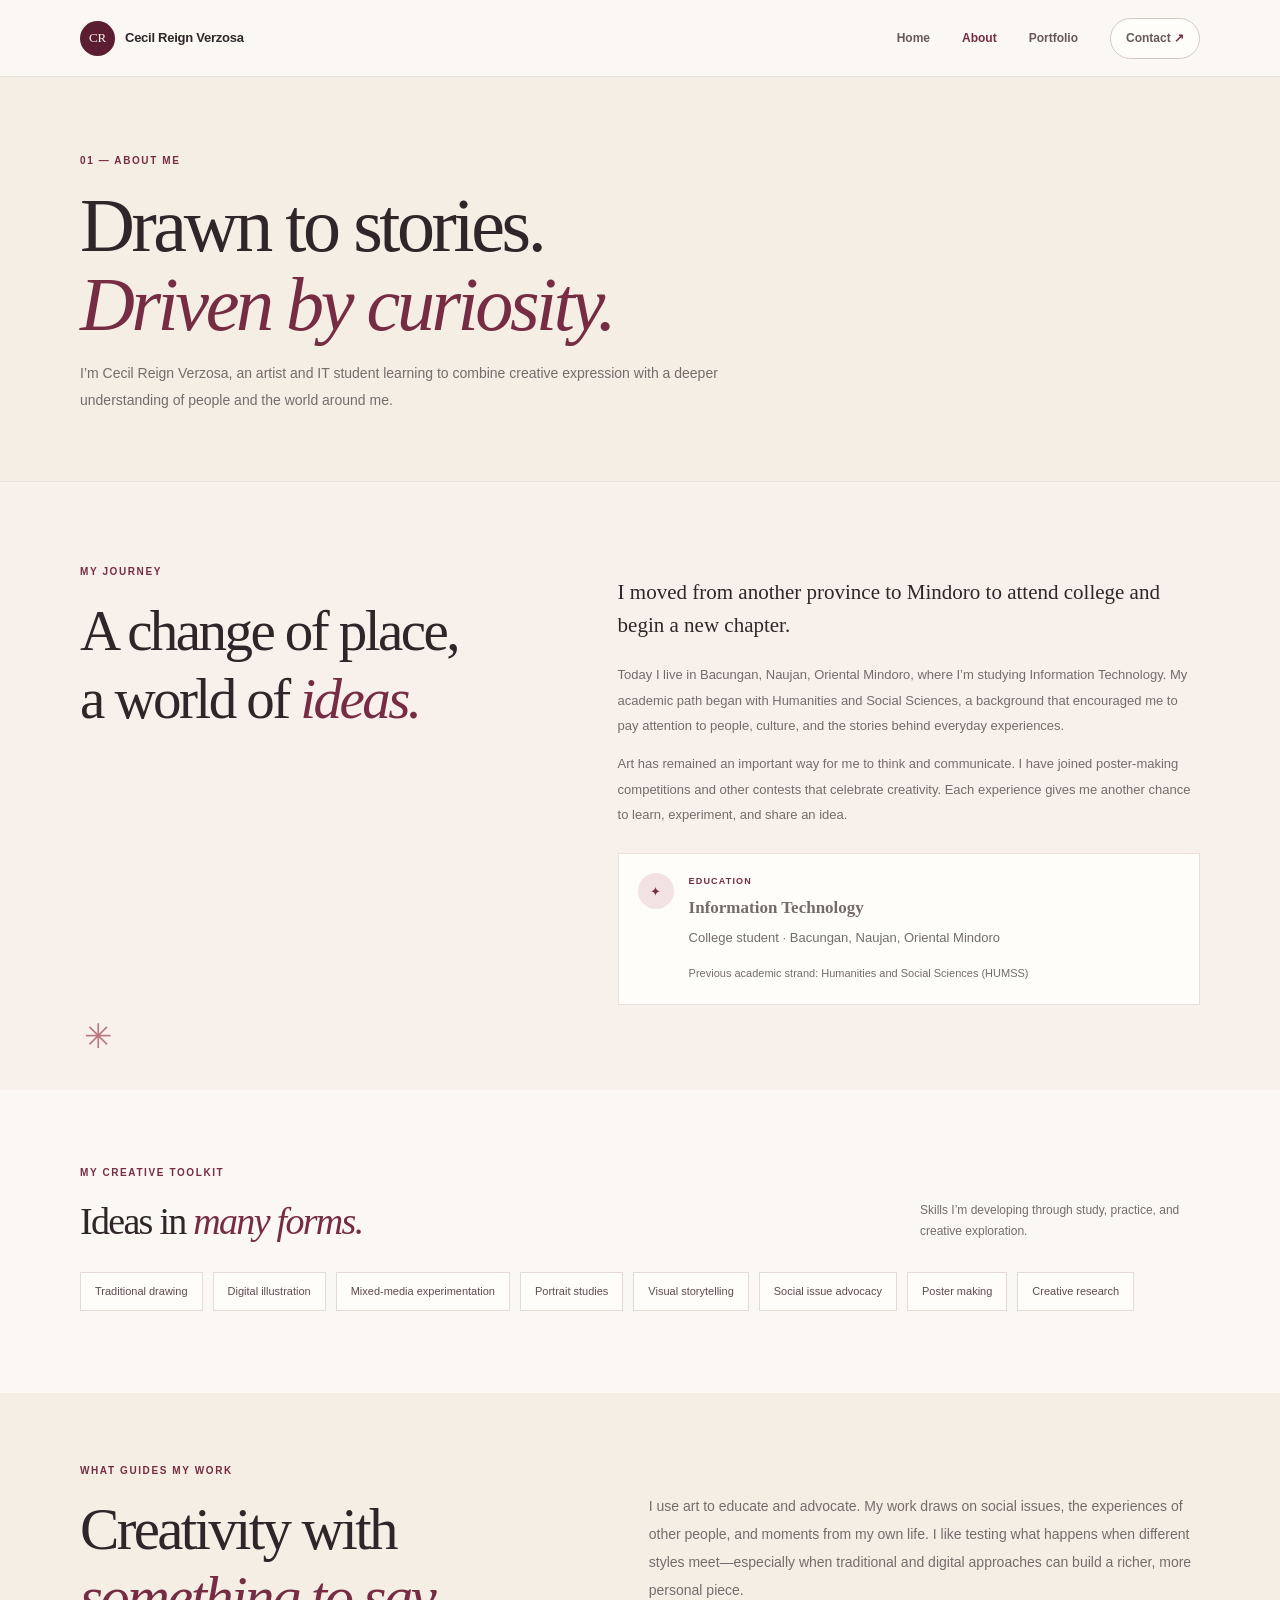
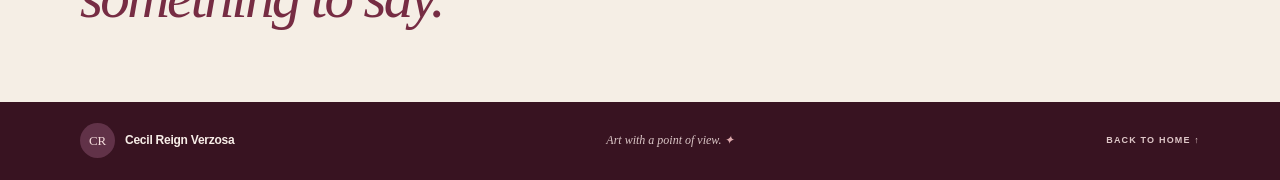
<file: about.html>
<!DOCTYPE html>
<html lang="en">
  <head><meta charset="utf-8" /><meta name="viewport" content="width=device-width, initial-scale=1" /><meta name="description" content="Learn about artist and IT student Cecil Reign Verzosa." /><title>About | Cecil Reign Verzosa</title><link rel="stylesheet" href="style.css" /></head>
  <body>
    <header class="site-header"><nav class="nav wrap" aria-label="Main navigation"><a class="brand" href="index.html"><span class="brand-mark">CR</span><span>Cecil Reign Verzosa</span></a><div class="nav-links"><a href="index.html">Home</a><a class="active" href="about.html">About</a><a href="portfolio.html">Portfolio</a><a class="nav-contact" href="contact.html">Contact <span aria-hidden="true">↗</span></a></div></nav></header>
    <main><section class="page-hero"><div class="wrap"><p class="eyebrow">01 — ABOUT ME</p><h1>Drawn to stories.<br /><em>Driven by curiosity.</em></h1><p class="page-intro">I’m Cecil Reign Verzosa, an artist and IT student learning to combine creative expression with a deeper understanding of people and the world around me.</p></div></section>
      <section class="about-section"><div class="wrap about-grid"><div class="section-heading"><p class="eyebrow">MY JOURNEY</p><h2>A change of place,<br />a world of <em>ideas.</em></h2><div class="heading-flower" aria-hidden="true">✳</div></div><div class="about-copy"><p class="lead">I moved from another province to Mindoro to attend college and begin a new chapter.</p><p>Today I live in Bacungan, Naujan, Oriental Mindoro, where I’m studying Information Technology. My academic path began with Humanities and Social Sciences, a background that encouraged me to pay attention to people, culture, and the stories behind everyday experiences.</p><p>Art has remained an important way for me to think and communicate. I have joined poster-making competitions and other contests that celebrate creativity. Each experience gives me another chance to learn, experiment, and share an idea.</p><div class="education-card"><div class="education-icon" aria-hidden="true">✦</div><div><p class="card-label">EDUCATION</p><h3>Information Technology</h3><p>College student · Bacungan, Naujan, Oriental Mindoro</p><p class="education-note">Previous academic strand: Humanities and Social Sciences (HUMSS)</p></div></div></div></div></section>
      <section class="skills-section wrap"><div class="skills-top"><div><p class="eyebrow">MY CREATIVE TOOLKIT</p><h2>Ideas in <em>many forms.</em></h2></div><p class="skills-note">Skills I’m developing through study, practice, and creative exploration.</p></div><div class="skills-list"><span>Traditional drawing</span><span>Digital illustration</span><span>Mixed-media experimentation</span><span>Portrait studies</span><span>Visual storytelling</span><span>Social issue advocacy</span><span>Poster making</span><span>Creative research</span></div></section>
      <section class="values-band"><div class="wrap values-grid"><div><p class="eyebrow">WHAT GUIDES MY WORK</p><h2>Creativity with<br /><em>something to say.</em></h2></div><p>I use art to educate and advocate. My work draws on social issues, the experiences of other people, and moments from my own life. I like testing what happens when different styles meet—especially when traditional and digital approaches can build a richer, more personal piece.</p></div></section>
    </main><footer class="footer"><div class="wrap footer-inner"><a class="brand" href="index.html"><span class="brand-mark">CR</span><span>Cecil Reign Verzosa</span></a><p>Art with a point of view. <span aria-hidden="true">✦</span></p><a class="back-top" href="index.html">BACK TO HOME ↑</a></div></footer>
  </body>
</html>
</file>
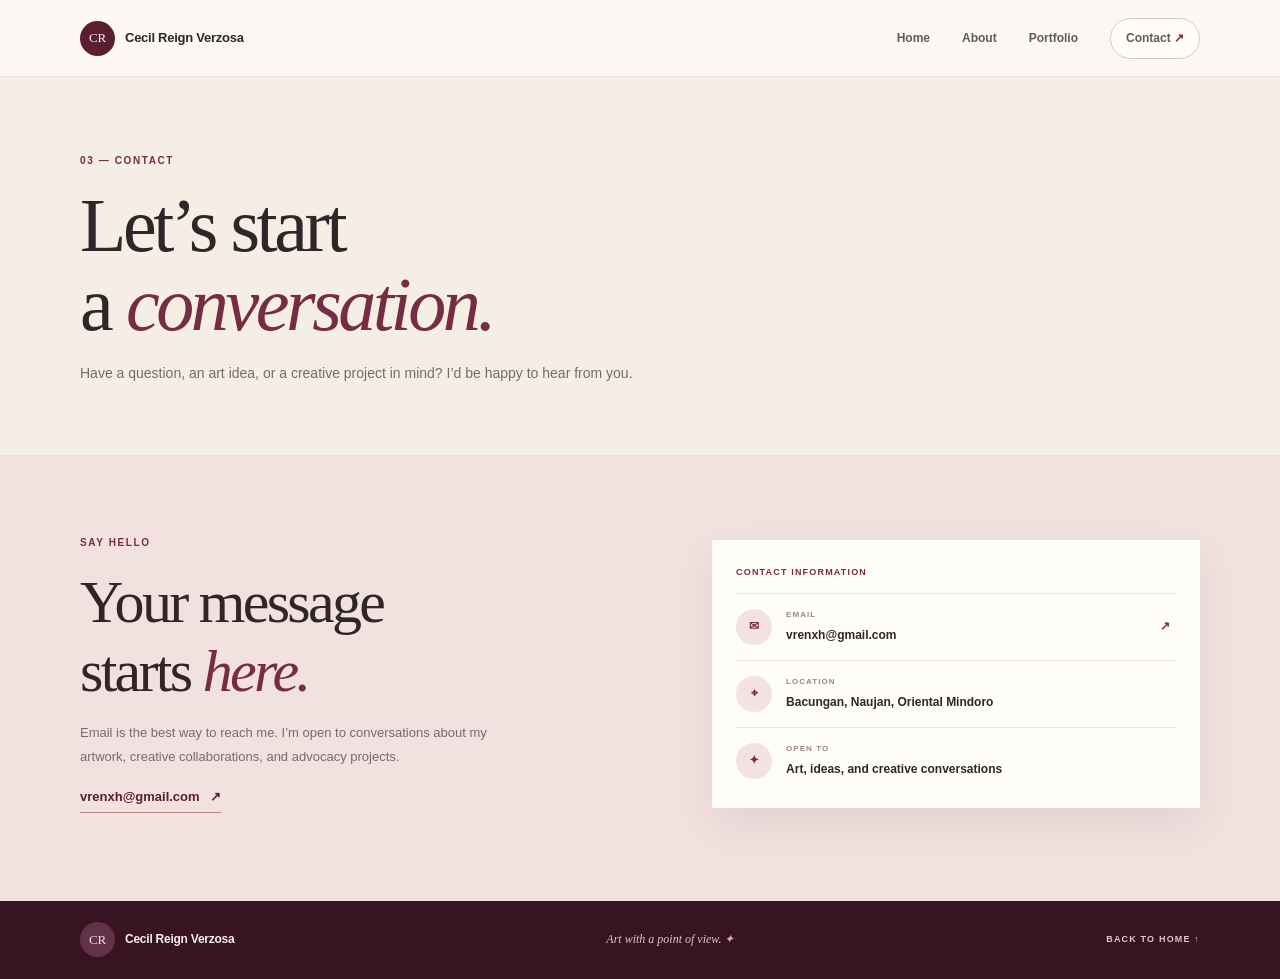
<file: contact.html>
<!DOCTYPE html>
<html lang="en">
  <head><meta charset="utf-8" /><meta name="viewport" content="width=device-width, initial-scale=1" /><meta name="description" content="Contact artist and IT student Cecil Reign Verzosa." /><title>Contact | Cecil Reign Verzosa</title><link rel="stylesheet" href="style.css" /></head>
  <body>
    <header class="site-header"><nav class="nav wrap" aria-label="Main navigation"><a class="brand" href="index.html"><span class="brand-mark">CR</span><span>Cecil Reign Verzosa</span></a><div class="nav-links"><a href="index.html">Home</a><a href="about.html">About</a><a href="portfolio.html">Portfolio</a><a class="nav-contact active" href="contact.html">Contact <span aria-hidden="true">↗</span></a></div></nav></header>
    <main><section class="page-hero"><div class="wrap"><p class="eyebrow">03 — CONTACT</p><h1>Let’s start<br />a <em>conversation.</em></h1><p class="page-intro">Have a question, an art idea, or a creative project in mind? I’d be happy to hear from you.</p></div></section><section class="contact-section"><div class="wrap contact-wrap"><div class="contact-copy"><p class="eyebrow">SAY HELLO</p><h2>Your message<br />starts <em>here.</em></h2><p>Email is the best way to reach me. I’m open to conversations about my artwork, creative collaborations, and advocacy projects.</p><a class="email-link" href="mailto:vrenxh@gmail.com">vrenxh@gmail.com <span aria-hidden="true">↗</span></a></div><div class="contact-card"><p class="card-label">CONTACT INFORMATION</p><a href="mailto:vrenxh@gmail.com"><span class="contact-icon" aria-hidden="true">✉</span><span><small>EMAIL</small>vrenxh@gmail.com</span><span class="contact-arrow" aria-hidden="true">↗</span></a><div class="contact-row"><span class="contact-icon" aria-hidden="true">⌖</span><span><small>LOCATION</small>Bacungan, Naujan, Oriental Mindoro</span></div><div class="contact-row"><span class="contact-icon" aria-hidden="true">✦</span><span><small>OPEN TO</small>Art, ideas, and creative conversations</span></div></div></div></section></main>
    <footer class="footer"><div class="wrap footer-inner"><a class="brand" href="index.html"><span class="brand-mark">CR</span><span>Cecil Reign Verzosa</span></a><p>Art with a point of view. <span aria-hidden="true">✦</span></p><a class="back-top" href="index.html">BACK TO HOME ↑</a></div></footer>
  </body>
</html>
</file>
<file: style.css>
/* Palette, type, and reusable dimensions for Cecil's portfolio. */
:root {
  --wine: #5b1d31;
  --wine-dark: #381321;
  --burgundy: #762c43;
  --rose: #bd7d87;
  --rose-pale: #f0dfe0;
  --paper: #fbf8f3;
  --cream: #f5eee5;
  --ink: #30262a;
  --muted: #766b6c;
  --line: #e7dcd6;
  --serif: Georgia, "Times New Roman", serif;
  --sans: "Trebuchet MS", Arial, sans-serif;
}

* { box-sizing: border-box; }
html { scroll-behavior: smooth; scroll-padding-top: 84px; }
body { margin: 0; background: var(--paper); color: var(--ink); font: 15px/1.75 var(--sans); }
a { color: inherit; text-decoration: none; }
img { display: block; max-width: 100%; }
.wrap { width: min(1120px, calc(100% - 64px)); margin-inline: auto; }

/* Shared site header and navigation. */
.site-header { position: sticky; top: 0; z-index: 5; border-bottom: 1px solid #e9dfd9d9; background: #fbf8f3ed; backdrop-filter: blur(12px); }
.nav { min-height: 76px; display: flex; align-items: center; justify-content: space-between; gap: 20px; }
.brand { display: inline-flex; align-items: center; gap: 10px; font-size: 13px; font-weight: 700; letter-spacing: -.02em; }
.brand-mark { display: grid; width: 35px; height: 35px; place-items: center; border-radius: 50%; background: var(--wine); color: #fff5ec; font: 13px var(--serif); }
.nav-links { display: flex; align-items: center; gap: 32px; color: #67585b; font-size: 12px; font-weight: 700; }
.nav-links > a:not(.nav-contact):hover, .nav-links .active:not(.nav-contact), .text-link:hover { color: var(--burgundy); }
.nav-contact { padding: 9px 15px; border: 1px solid #d8c6c3; border-radius: 30px; background: #fffdfa; }
.nav-contact span { color: var(--burgundy); }

/* Homepage introduction and supplied portrait. */
.hero { position: relative; min-height: 620px; display: grid; grid-template-columns: 1.1fr .9fr; align-items: center; gap: 46px; padding-block: 55px 92px; }
.hero-copy { position: relative; z-index: 1; }
.eyebrow { margin: 0 0 18px; color: var(--burgundy); font-size: 10px; line-height: 1.5; font-weight: 700; letter-spacing: .16em; }
.hero .eyebrow span { color: var(--rose); font-size: 14px; }
h1, h2, h3, p { margin-top: 0; }
h1, h2 { font-family: var(--serif); font-weight: 500; letter-spacing: -.045em; }
h1 { margin-bottom: 20px; font-size: clamp(55px, 6.3vw, 82px); line-height: 1.04; }
h1 em, h2 em { color: var(--burgundy); font-weight: 400; }
.hero-intro { max-width: 505px; margin-bottom: 25px; color: var(--muted); font-size: 14px; line-height: 1.95; }
.hero-intro strong { color: var(--ink); }
.hero-actions { display: flex; align-items: center; gap: 25px; }
.button { display: inline-flex; align-items: center; justify-content: center; gap: 18px; padding: 13px 19px; border-radius: 3px; font-size: 12px; font-weight: 700; transition: transform .2s, background .2s; }
.button:hover { transform: translateY(-2px); }
.button-dark { background: var(--wine); color: white; }
.button-dark:hover { background: var(--wine-dark); }
.text-link { font-size: 12px; font-weight: 700; }
.text-link span { margin-left: 5px; color: var(--rose); }
.hero-location { display: flex; align-items: center; gap: 10px; margin: 44px 0 0; color: var(--muted); font-size: 11px; }
.location-dot { width: 7px; height: 7px; border-radius: 50%; background: var(--burgundy); box-shadow: 0 0 0 4px var(--rose-pale); }
.hero-visual { position: relative; justify-self: end; width: min(390px, 100%); padding: 0 17px 24px 0; }
.photo-frame { position: relative; z-index: 1; padding: 10px 10px 0; background: #fffefa; box-shadow: 0 20px 60px #38132120; transform: rotate(1deg); }
.photo-frame img { width: 100%; aspect-ratio: 1 / 1.13; object-fit: cover; object-position: center 35%; }
.photo-caption { display: block; padding: 11px; color: var(--muted); text-align: center; font: italic 14px var(--serif); }
.photo-caption span { color: var(--burgundy); }
.hero-visual::before { position: absolute; inset: -23px 29px 44px -24px; background: var(--rose-pale); content: ""; transform: rotate(-4deg); }
.photo-note { position: absolute; right: -12px; bottom: 26px; z-index: 2; display: flex; align-items: center; gap: 10px; padding: 12px 15px; background: var(--paper); box-shadow: 0 9px 30px #38132117; font: italic 12px/1.5 var(--serif); }
.photo-note > span:first-child { color: var(--burgundy); font-size: 24px; }
.scroll-cue { position: absolute; bottom: 25px; left: 0; display: flex; align-items: center; gap: 12px; color: #918184; font-size: 9px; font-weight: 700; letter-spacing: .15em; }
.scroll-line { width: 42px; height: 1px; background: #bc8a91; }

/* Short editorial statement between homepage sections. */
.intro-band { padding: 46px 0; border-block: 1px solid #ebdfd9; background: var(--cream); }
.intro-grid { display: grid; grid-template-columns: .72fr 2fr auto; align-items: center; gap: 25px; }
.intro-grid .eyebrow { margin: 0; }
.intro-statement { max-width: 680px; margin: 0; font: 25px/1.45 var(--serif); }
.intro-statement em { color: var(--burgundy); }
.home-about { display: grid; grid-template-columns: .9fr 1.1fr; gap: 90px; padding-block: 88px; }
.home-about h2, .section-top h2, .values-grid h2, .cta-inner h2 { margin: 0; font-size: clamp(39px, 4.8vw, 59px); line-height: 1.15; }
.about-copy { padding-top: 12px; color: var(--muted); font-size: 13px; line-height: 1.95; }
.about-copy .lead { color: var(--ink); font: 21px/1.55 var(--serif); }
.about-copy > .text-link { display: inline-block; margin-top: 7px; color: var(--burgundy); }

/* Reusable project cards show the original art images. */
.featured, .portfolio-section { padding: 80px 0 88px; background: #f7f0e9; }
.section-top { display: flex; align-items: end; justify-content: space-between; gap: 25px; margin-bottom: 34px; }
.section-top > .text-link { margin-bottom: 8px; }
.project-grid { display: grid; grid-template-columns: repeat(2, minmax(0, 1fr)); gap: 25px; }
.project-card { min-width: 0; padding: 12px 12px 21px; background: #fffdfa; box-shadow: 0 12px 35px #3813210a; }
.project-image { display: block; overflow: hidden; background: #e7ded5; }
.project-image img { width: 100%; height: 310px; object-fit: cover; transition: transform .35s; }
.project-image:hover img { transform: scale(1.025); }
.project-meta { display: flex; justify-content: space-between; gap: 10px; margin: 17px 2px 8px; color: #976874; font-size: 9px; font-weight: 700; letter-spacing: .1em; }
.project-card h3, .project-card h2 { margin: 0 2px 8px; color: var(--ink); font: 600 22px/1.3 var(--serif); letter-spacing: -.02em; }
.project-card > p { margin: 0 2px 14px; color: var(--muted); font-size: 12px; line-height: 1.8; }
.tag-row { display: flex; flex-wrap: wrap; gap: 7px; margin: 0 2px; }
.tag-row span { padding: 5px 9px; background: #f5ece7; color: #6c4c54; font-size: 10px; }
.contact-cta { padding: 66px 0; background: var(--wine); color: #fff8f1; }
.cta-inner { display: flex; align-items: center; justify-content: space-between; gap: 30px; }
.contact-cta .eyebrow { color: #e8c5c6; }
.contact-cta h2 { margin-bottom: 12px; }
.contact-cta h2 em { color: #e8b6b8; }
.contact-cta p:last-child { margin: 0; color: #e4d0ce; font-size: 13px; }
.button-light { background: #fff8f1; color: var(--wine); }
.button-light:hover { background: #f0dfe0; }

/* About and inner-page headings. */
.page-hero { padding: 76px 0 68px; border-bottom: 1px solid #ebdfd9; background: var(--cream); }
.page-hero h1 { margin-bottom: 16px; font-size: clamp(52px, 6.2vw, 76px); }
.page-intro { max-width: 640px; margin: 0; color: var(--muted); font-size: 14px; line-height: 1.9; }
.about-section { padding: 82px 0 85px; background: #f8f1eb; }
.about-grid { display: grid; grid-template-columns: .88fr 1.12fr; gap: 80px; }
.section-heading { position: relative; }
.section-heading h2 { margin: 0; font-size: clamp(40px, 4.7vw, 57px); line-height: 1.18; }
.heading-flower { position: absolute; bottom: -62px; left: 4px; color: #bb7882; font-size: 34px; }
.education-card { display: flex; gap: 15px; margin-top: 26px; padding: 19px; border: 1px solid #ecdfd8; background: #fffdfa; }
.education-icon, .contact-icon { flex: none; display: grid; width: 36px; height: 36px; place-items: center; border-radius: 50%; background: #f2e3e2; color: var(--burgundy); }
.card-label { margin: 0 0 5px; color: var(--burgundy); font-size: 9px; font-weight: 700; letter-spacing: .13em; }
.education-card h3 { margin: 0 0 5px; font: 600 17px/1.4 var(--serif); }
.education-card p:last-child { margin: 0; color: var(--muted); font-size: 11px; }
.education-card .education-note { margin-top: 7px; }
.skills-section { padding-top: 75px; padding-bottom: 82px; }
.skills-top { display: flex; align-items: end; justify-content: space-between; gap: 20px; margin-bottom: 27px; }
.skills-top h2 { margin: 0; font-size: 38px; line-height: 1.25; }
.skills-note { max-width: 280px; margin: 0 0 3px; color: var(--muted); font-size: 12px; }
.skills-list { display: flex; flex-wrap: wrap; gap: 10px; }
.skills-list span { padding: 9px 14px; border: 1px solid #e7d9d3; background: #fffdfa; color: #604b50; font-size: 11px; }
.values-band { padding: 70px 0; background: var(--cream); }
.values-grid { display: grid; grid-template-columns: .95fr 1.05fr; align-items: center; gap: 70px; }
.values-grid > p { margin: 0; color: var(--muted); font-size: 14px; line-height: 2; }

/* Contact details are email and location based; no nonfunctional form. */
.contact-section { padding: 79px 0 88px; background: #f2e2df; }
.contact-wrap { display: grid; grid-template-columns: 1fr .9fr; gap: 90px; align-items: center; }
.contact-copy h2 { margin: 0 0 15px; font-size: clamp(43px, 5vw, 60px); line-height: 1.15; }
.contact-copy > p:not(.eyebrow) { max-width: 425px; color: var(--muted); font-size: 13px; line-height: 1.9; }
.email-link { display: inline-flex; align-items: center; gap: 10px; padding-bottom: 3px; border-bottom: 1px solid #be8289; color: var(--wine); font-size: 13px; font-weight: 700; }
.contact-card { padding: 25px 24px 14px; background: #fffdfa; box-shadow: 0 16px 40px #38132114; }
.contact-card > .card-label { margin-bottom: 12px; }
.contact-card > a, .contact-row { display: grid; grid-template-columns: 38px 1fr 16px; align-items: center; gap: 12px; padding: 14px 0; border-top: 1px solid #f0e6e1; font-size: 12px; font-weight: 700; }
.contact-row { grid-template-columns: 38px 1fr; }
.contact-card small { display: block; margin-bottom: 3px; color: #9b8586; font-size: 8px; letter-spacing: .13em; }
.contact-card > a > span:nth-child(2), .contact-row > span:nth-child(2) { overflow-wrap: anywhere; }
.contact-arrow { color: var(--burgundy); }

/* Shared footer and small-screen layouts. */
.footer { background: var(--wine-dark); color: #f8eee8; }
.footer-inner { min-height: 78px; display: flex; align-items: center; justify-content: space-between; gap: 18px; }
.footer .brand { font-size: 12px; }
.footer .brand-mark { background: #613248; color: #f6dedd; }
.footer-inner p { margin: 0; color: #dbc7c7; font: italic 12px var(--serif); }
.footer-inner p span { color: #dfaaad; }
.back-top { color: #dec7c8; font-size: 9px; font-weight: 700; letter-spacing: .13em; }

@media (max-width: 850px) {
  .wrap { width: min(100% - 44px, 700px); }
  .hero { min-height: 560px; grid-template-columns: 1fr .78fr; gap: 24px; }
  .hero-visual { width: min(310px, 100%); }
  .home-about, .about-grid { gap: 45px; }
  .intro-grid { grid-template-columns: .6fr 1.4fr; }
  .intro-grid .text-link { grid-column: 2; }
  .contact-wrap { gap: 45px; }
  .project-image img { height: 260px; }
}
@media (max-width: 640px) {
  html { scroll-padding-top: 70px; }
  .wrap { width: calc(100% - 38px); }
  .nav { min-height: 66px; }
  .brand { gap: 7px; font-size: 11px; }
  .brand-mark { width: 30px; height: 30px; }
  .nav-links { gap: 12px; font-size: 10px; }
  .nav-links > a:nth-child(2) { display: none; }
  .nav-contact { padding: 7px 9px; }
  .hero { min-height: 0; grid-template-columns: 1fr; gap: 8px; padding-top: 45px; padding-bottom: 78px; }
  .hero-visual { grid-row: 1; justify-self: center; width: min(285px, 78%); margin-bottom: 30px; }
  .hero-visual::before { inset: -14px 23px 33px -14px; }
  .photo-frame img { aspect-ratio: 1 / .95; object-position: center 34%; }
  .photo-caption { padding: 8px; font-size: 12px; }
  .photo-note { right: -20px; bottom: 18px; padding: 9px 11px; font-size: 10px; }
  .hero h1 { font-size: 54px; }
  .hero-intro { font-size: 13px; }
  .hero-location { margin-top: 31px; }
  .intro-band { padding: 35px 0; }
  .intro-grid { grid-template-columns: 1fr; gap: 12px; }
  .intro-statement { font-size: 22px; }
  .intro-grid .text-link { grid-column: auto; }
  .home-about { grid-template-columns: 1fr; gap: 20px; padding-block: 61px; }
  .home-about h2, .section-top h2, .values-grid h2, .cta-inner h2 { font-size: 44px; }
  .featured, .portfolio-section { padding: 61px 0 68px; }
  .section-top { display: block; margin-bottom: 24px; }
  .section-top > .text-link { display: inline-block; margin-top: 15px; }
  .project-grid { grid-template-columns: 1fr; gap: 17px; }
  .project-image img { height: auto; max-height: 440px; aspect-ratio: 1 / .9; }
  .contact-cta { padding: 56px 0; }
  .cta-inner { align-items: flex-start; flex-direction: column; }
  .page-hero { padding: 55px 0 48px; }
  .page-hero h1 { font-size: 48px; }
  .page-intro { font-size: 12px; }
  .about-section { padding: 61px 0; }
  .about-grid { grid-template-columns: 1fr; gap: 23px; }
  .section-heading h2 { font-size: 46px; }
  .heading-flower { display: none; }
  .about-copy { padding-top: 0; }
  .education-card { padding: 16px; }
  .skills-section { padding-top: 54px; padding-bottom: 60px; }
  .skills-top { align-items: flex-start; flex-direction: column; gap: 8px; }
  .skills-top h2 { font-size: 34px; }
  .values-band { padding: 56px 0; }
  .values-grid { grid-template-columns: 1fr; gap: 20px; }
  .contact-section { padding: 58px 0 65px; }
  .contact-wrap { grid-template-columns: 1fr; gap: 27px; }
  .contact-copy h2 { font-size: 49px; }
  .contact-card { padding: 20px; }
  .footer-inner { min-height: 106px; flex-wrap: wrap; padding-block: 16px; }
  .footer-inner p { order: 3; width: 100%; text-align: center; }
  .back-top { font-size: 8px; }
}
@media (prefers-reduced-motion: reduce) {
  html { scroll-behavior: auto; }
  *, *::before, *::after { transition: none !important; }
}
</file>
